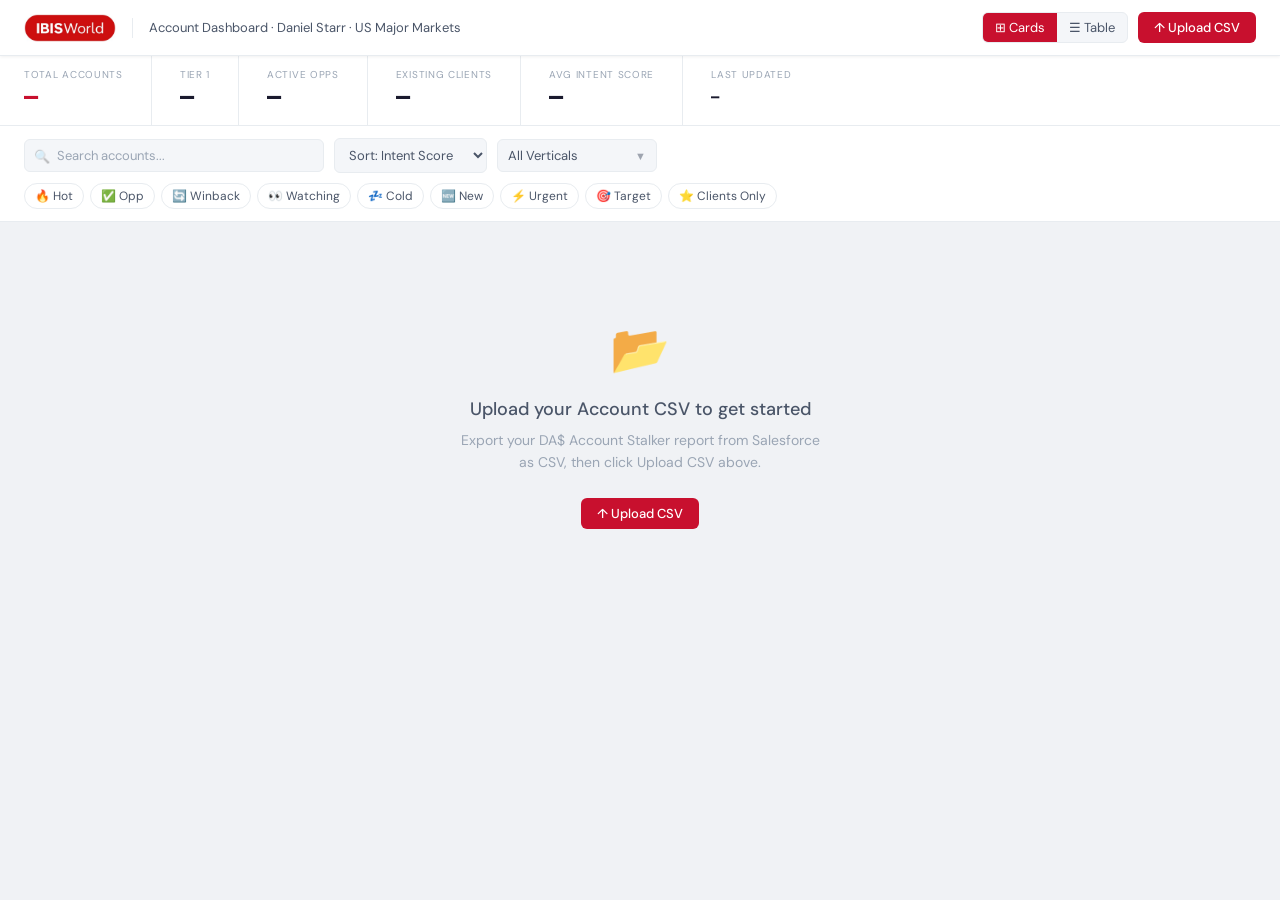
<file: ibisworld_dashboard_v16 (3).html>
<!DOCTYPE html>
<html lang="en">
<head>
<meta charset="UTF-8">
<meta name="viewport" content="width=device-width, initial-scale=1.0">
<title>DA$ Account Dashboard</title>
<link href="https://fonts.googleapis.com/css2?family=DM+Sans:wght@300;400;500;600&family=DM+Mono:wght@400;500&display=swap" rel="stylesheet">
<style>
  :root {
    --ibis-red: #C8102E;
    --ibis-red-light: #f9e8eb;
    --ibis-red-muted: rgba(200,16,46,0.1);
    --text-primary: #1a1a2e;
    --text-secondary: #4a5568;
    --text-muted: #9aa5b4;
    --border: #e8ecf0;
    --border-hover: #cbd2d9;
    --card-bg: #ffffff;
    --card-hover: #f8f9fb;
    --surface: #f4f6f9;
    --bg: #f0f2f5;
    --header-bg: #ffffff;
    --tag-decision: #dbeafe; --tag-decision-text: #1d4ed8;
    --tag-consideration: #d1fae5; --tag-consideration-text: #065f46;
    --tag-awareness: #fef3c7; --tag-awareness-text: #92400e;
    --tag-other: #ede9fe; --tag-other-text: #5b21b6;
  }
  * { margin:0; padding:0; box-sizing:border-box; }
  body { font-family:'DM Sans',sans-serif; background:var(--bg); color:var(--text-primary); min-height:100vh; font-size:14px; }

  /* HEADER */
  .header { background:var(--header-bg); border-bottom:1px solid var(--border); padding:0 24px; display:flex; align-items:center; justify-content:space-between; height:56px; position:sticky; top:0; z-index:100; box-shadow:0 1px 3px rgba(0,0,0,0.06); }
  .header-left { display:flex; align-items:center; gap:16px; }
  .ibis-logo { height:28px; width:auto; }
  .divider { width:1px; height:20px; background:var(--border); }
  .header-title { color:var(--text-secondary); font-size:13px; font-weight:400; }
  .header-right { display:flex; align-items:center; gap:10px; }
  .upload-btn { background:var(--ibis-red); color:white; border:none; padding:7px 16px; border-radius:6px; font-size:13px; font-weight:500; cursor:pointer; font-family:'DM Sans',sans-serif; transition:opacity 0.15s; display:flex; align-items:center; gap:6px; }
  .upload-btn:hover { opacity:0.88; }
  .view-toggle { display:flex; background:var(--surface); border:1px solid var(--border); border-radius:6px; overflow:hidden; }
  .view-btn { padding:6px 12px; border:none; background:transparent; color:var(--text-secondary); cursor:pointer; font-size:13px; font-family:'DM Sans',sans-serif; transition:all 0.15s; }
  .view-btn.active { background:var(--ibis-red); color:white; }

  /* STATS BAR */
  .stats-bar { display:flex; gap:0; border-bottom:1px solid var(--border); background:var(--header-bg); padding:0 24px; overflow-x:auto; }
  .stat-item { padding:12px 28px 12px 0; margin-right:28px; border-right:1px solid var(--border); white-space:nowrap; }
  .stat-item:last-child { border-right:none; }
  .stat-label { font-size:10px; color:var(--text-muted); text-transform:uppercase; letter-spacing:0.7px; margin-bottom:3px; }
  .stat-value { font-size:22px; font-weight:600; color:var(--text-primary); font-family:'DM Mono',monospace; }
  .stat-value.red { color:var(--ibis-red); }

  /* CONTROLS */
  .controls { padding:12px 24px; display:flex; gap:10px; align-items:center; flex-wrap:wrap; border-bottom:1px solid var(--border); background:var(--header-bg); }
  .search-wrap { position:relative; flex:1; min-width:200px; max-width:300px; }
  .search-wrap input { width:100%; background:var(--surface); border:1px solid var(--border); color:var(--text-primary); padding:7px 12px 7px 32px; border-radius:6px; font-size:13px; font-family:'DM Sans',sans-serif; outline:none; transition:border-color 0.15s; }
  .search-wrap input:focus { border-color:var(--ibis-red); }
  .search-wrap input::placeholder { color:var(--text-muted); }
  .search-icon { position:absolute; left:10px; top:50%; transform:translateY(-50%); font-size:13px; opacity:0.4; }
  select { background:var(--surface); border:1px solid var(--border); color:var(--text-secondary); padding:7px 10px; border-radius:6px; font-size:13px; font-family:'DM Sans',sans-serif; outline:none; cursor:pointer; }
  select:focus { border-color:var(--ibis-red); }
  .filter-chips { display:flex; gap:6px; flex-wrap:wrap; }
  .chip { padding:4px 10px; border-radius:20px; font-size:12px; border:1px solid var(--border); cursor:pointer; transition:all 0.15s; background:transparent; color:var(--text-secondary); font-family:'DM Sans',sans-serif; }
  .chip:hover { border-color:var(--border-hover); color:var(--text-primary); background:var(--surface); }
  .chip.active { background:var(--ibis-red-light); border-color:var(--ibis-red); color:var(--ibis-red); font-weight:500; }

  /* CHANGE BANNER */
  .change-banner { margin:12px 24px; background:#d1fae5; border:1px solid #6ee7b7; border-radius:8px; padding:10px 16px; display:none; align-items:center; gap:10px; font-size:13px; color:#065f46; }

  /* CONTENT */
  .content { padding:16px 24px; }
  .cards-grid { display:grid; grid-template-columns:repeat(auto-fill,minmax(280px,1fr)); gap:12px; }

  /* CARDS */
  .account-card { background:var(--card-bg); border:1px solid var(--border); border-radius:10px; padding:14px; cursor:pointer; transition:all 0.18s; position:relative; }
  .account-card:hover { background:var(--card-hover); border-color:var(--border-hover); box-shadow:0 2px 8px rgba(0,0,0,0.07); transform:translateY(-1px); }
  .account-card.new-account { border-color:#6ee7b7; background:#f0fdf9; }
  .card-top { display:flex; align-items:flex-start; justify-content:space-between; margin-bottom:10px; gap:8px; }
  .card-identity { display:flex; align-items:center; gap:10px; }
  .company-logo { width:36px; height:36px; border-radius:7px; background:var(--surface); border:1px solid var(--border); overflow:hidden; flex-shrink:0; display:flex; align-items:center; justify-content:center; font-size:12px; font-weight:600; color:var(--text-secondary); }
  .company-logo img { width:100%; height:100%; object-fit:contain; padding:4px; }
  .company-name { font-size:14px; font-weight:500; color:var(--text-primary); line-height:1.3; }
  .company-vertical { margin-top:5px; }
  .vert-bubble { display:inline-block; font-size:11px; font-weight:500; padding:2px 8px; border-radius:20px; color:#374151; white-space:nowrap; }
  .card-flags { display:flex; gap:3px; flex-wrap:wrap; justify-content:flex-end; }
  .flag { font-size:15px; cursor:pointer; transition:transform 0.1s; }
  .flag:hover { transform:scale(1.2); }

  /* CARD STATS */
  .card-stats { display:grid; grid-template-columns:repeat(4,1fr); gap:6px; border-top:1px solid var(--border); padding-top:10px; }
  .stat-cell .label { font-size:10px; color:var(--text-muted); text-transform:uppercase; letter-spacing:0.4px; margin-bottom:2px; }
  .stat-cell .val { font-size:13px; font-weight:500; font-family:'DM Mono',monospace; color:var(--text-primary); }
  .val.hot { color:#dc2626; }
  .val.warm { color:#d97706; }
  .val.cool { color:#059669; }
  .val.cold { color:var(--text-muted); }
  .card-footer { margin-top:10px; display:flex; align-items:center; justify-content:space-between; flex-wrap:wrap; gap:4px; }

  /* REVENUE ROW ON CARD */
  .card-revenue { margin-top:8px; padding-top:8px; border-top:1px solid var(--border); display:flex; align-items:center; justify-content:space-between; gap:6px; }
  .revenue-val { font-size:12px; font-weight:500; font-family:'DM Mono',monospace; color:var(--text-primary); }
  .revenue-meta { display:flex; align-items:center; gap:5px; }
  .rev-badge { font-size:10px; font-weight:600; padding:2px 6px; border-radius:4px; white-space:nowrap; }
  .rev-badge.verified { background:#d1fae5; color:#065f46; }
  .rev-badge.stale { background:#fef3c7; color:#92400e; }
  .enrich-btn { font-size:10px; padding:2px 7px; border-radius:4px; border:1px solid var(--border); background:var(--surface); cursor:pointer; color:var(--text-secondary); font-family:'DM Sans',sans-serif; transition:all 0.15s; white-space:nowrap; }
  .enrich-btn:hover { border-color:var(--ibis-red); color:var(--ibis-red); background:var(--ibis-red-light); }
  .enrich-btn:disabled { opacity:0.5; cursor:not-allowed; }

  /* STAGE / BADGES */
  .stage-tag { font-size:11px; font-weight:500; padding:3px 8px; border-radius:4px; }
  .stage-Decision { background:var(--tag-decision); color:var(--tag-decision-text); }
  .stage-Consideration { background:var(--tag-consideration); color:var(--tag-consideration-text); }
  .stage-Awareness { background:var(--tag-awareness); color:var(--tag-awareness-text); }
  .stage-Other, .stage-unknown { background:var(--tag-other); color:var(--tag-other-text); }
  .client-badge { font-size:10px; font-weight:600; padding:2px 7px; border-radius:4px; background:var(--ibis-red-light); color:var(--ibis-red); letter-spacing:0.3px; }

  /* TABLE */
  .table-wrap { overflow-x:auto; border-radius:10px; border:1px solid var(--border); background:white; }
  table { width:100%; border-collapse:collapse; }
  thead tr { background:var(--surface); border-bottom:1px solid var(--border); }
  thead th { padding:10px 14px; text-align:left; font-size:11px; font-weight:500; color:var(--text-muted); text-transform:uppercase; letter-spacing:0.6px; white-space:nowrap; cursor:pointer; user-select:none; }
  thead th:hover { color:var(--text-secondary); }
  tbody tr { border-bottom:1px solid var(--border); transition:background 0.12s; cursor:pointer; }
  tbody tr:last-child { border-bottom:none; }
  tbody tr:hover { background:var(--card-hover); }
  tbody tr.new-account { background:#f0fdf9; }
  td { padding:10px 14px; font-size:13px; color:var(--text-primary); }
  .td-company { display:flex; align-items:center; gap:10px; }
  .td-logo { width:28px; height:28px; border-radius:5px; background:var(--surface); border:1px solid var(--border); overflow:hidden; flex-shrink:0; display:flex; align-items:center; justify-content:center; font-size:10px; font-weight:600; color:var(--text-muted); }
  .td-logo img { width:100%; height:100%; object-fit:contain; padding:3px; }
  .td-name { font-weight:500; color:var(--text-primary); }

  /* TIER DIAMOND */
  .tier-badge { display:inline-flex; align-items:center; justify-content:center; width:20px; height:20px; font-size:10px; font-weight:600; font-family:'DM Mono',monospace; transform:rotate(45deg); border-radius:3px; flex-shrink:0; }
  .tier-badge span { transform:rotate(-45deg); display:inline-flex; align-items:center; justify-content:center; line-height:1; }
  .tier-1 { background:linear-gradient(135deg,#1e3a5f,#2d5a9e); color:#fff; }
  .tier-2 { background:linear-gradient(135deg,#1a6b4a,#2d9e6b); color:#fff; }
  .tier-3 { background:linear-gradient(135deg,#7c3d0f,#c4651a); color:#fff; }
  .tier-4 { background:linear-gradient(135deg,#5c5c5c,#9a9a9a); color:#fff; }
  .tier-other { background:var(--surface); color:var(--text-muted); }

  .days-val { font-family:'DM Mono',monospace; }
  .flags-cell { display:flex; gap:3px; }

  /* EMPTY STATE */
  .empty-state { text-align:center; padding:80px 24px; color:var(--text-muted); }
  .empty-icon { font-size:48px; margin-bottom:16px; }
  .empty-title { font-size:18px; font-weight:500; color:var(--text-secondary); margin-bottom:8px; }
  .empty-desc { font-size:14px; line-height:1.6; max-width:360px; margin:0 auto 24px; color:var(--text-muted); }

  /* MODAL */
  .modal-overlay { position:fixed; inset:0; background:rgba(0,0,0,0.4); z-index:200; display:none; align-items:center; justify-content:center; }
  .modal-overlay.open { display:flex; }
  .modal { background:white; border:1px solid var(--border); border-radius:12px; padding:20px; width:340px; max-width:90vw; box-shadow:0 8px 32px rgba(0,0,0,0.15); }
  .modal-title { font-size:15px; font-weight:500; margin-bottom:4px; color:var(--text-primary); }
  .modal-sub { font-size:12px; color:var(--text-muted); margin-bottom:16px; }
  .flag-options { display:grid; grid-template-columns:1fr 1fr; gap:8px; margin-bottom:16px; }
  .flag-option { display:flex; align-items:center; gap:8px; padding:8px 10px; border:1px solid var(--border); border-radius:7px; cursor:pointer; transition:all 0.15s; font-size:13px; color:var(--text-secondary); background:var(--surface); }
  .flag-option:hover { border-color:var(--border-hover); background:var(--card-hover); }
  .flag-option.selected { border-color:var(--ibis-red); background:var(--ibis-red-light); color:var(--ibis-red); font-weight:500; }
  .flag-option .fe { font-size:18px; }
  .notes-area { width:100%; background:var(--surface); border:1px solid var(--border); color:var(--text-primary); padding:8px 10px; border-radius:6px; font-size:13px; font-family:'DM Sans',sans-serif; resize:vertical; min-height:60px; outline:none; margin-bottom:14px; }
  .notes-area:focus { border-color:var(--ibis-red); }
  .modal-actions { display:flex; gap:8px; justify-content:flex-end; }
  .btn-cancel { padding:7px 14px; border-radius:6px; border:1px solid var(--border); background:none; color:var(--text-secondary); cursor:pointer; font-family:'DM Sans',sans-serif; font-size:13px; }
  .btn-cancel:hover { background:var(--surface); }
  .btn-save { padding:7px 14px; border-radius:6px; border:none; background:var(--ibis-red); color:white; cursor:pointer; font-family:'DM Sans',sans-serif; font-size:13px; font-weight:500; }

  /* REVENUE MODAL SECTION */
  .modal-section { margin-top:12px; padding-top:12px; border-top:1px solid var(--border); }
  .modal-section-title { font-size:11px; font-weight:600; color:var(--text-muted); text-transform:uppercase; letter-spacing:0.6px; margin-bottom:8px; }
  .modal-revenue-row { display:flex; align-items:center; gap:8px; flex-wrap:wrap; }
  .modal-revenue-val { font-size:14px; font-weight:600; font-family:'DM Mono',monospace; color:var(--text-primary); }
  .enrich-modal-btn { flex:1; min-width:120px; padding:7px 12px; border-radius:6px; border:1px solid var(--border); background:var(--surface); cursor:pointer; font-family:'DM Sans',sans-serif; font-size:12px; color:var(--text-secondary); transition:all 0.15s; text-align:center; }
  .enrich-modal-btn:hover { border-color:var(--ibis-red); color:var(--ibis-red); background:var(--ibis-red-light); }
  .enrich-modal-btn:disabled { opacity:0.5; cursor:not-allowed; }
  .enrich-result { margin-top:8px; font-size:12px; color:var(--text-secondary); line-height:1.5; background:var(--surface); padding:8px 10px; border-radius:6px; border:1px solid var(--border); }

  /* CUSTOM VERTICAL DROPDOWN */
  .vert-dropdown { position:relative; }
  .vert-dropdown-btn {
    display:flex; align-items:center; gap:8px;
    background:var(--surface); border:1px solid var(--border);
    color:var(--text-secondary); padding:7px 10px;
    border-radius:6px; font-size:13px; font-family:'DM Sans',sans-serif;
    cursor:pointer; white-space:nowrap; min-width:160px;
    justify-content:space-between;
  }
  .vert-dropdown-btn:focus, .vert-dropdown-btn.open { border-color:var(--ibis-red); outline:none; }
  .vert-dropdown-menu {
    position:absolute; top:calc(100% + 4px); left:0; z-index:150;
    background:white; border:1px solid var(--border); border-radius:8px;
    box-shadow:0 4px 16px rgba(0,0,0,0.12);
    min-width:220px; max-height:320px; overflow-y:auto;
    padding:4px;
  }
  .vert-option {
    display:flex; align-items:center; gap:8px;
    padding:6px 8px; border-radius:5px; cursor:pointer;
    font-size:13px; color:var(--text-primary);
    transition:background 0.1s;
  }
  .vert-option:hover { background:var(--surface); }
  .vert-option.selected { background:var(--ibis-red-light); }
  .vert-option .vert-dot {
    width:10px; height:10px; border-radius:50%; flex-shrink:0;
  }

  #file-input { display:none; }
  .hidden { display:none !important; }
  .count-label { font-size:12px; color:var(--text-muted); margin-bottom:12px; }
</style>
</head>
<body>

<div class="header">
  <div class="header-left">
    <img class="ibis-logo" src="[data-uri]" alt="IBISWorld">
    <div class="divider"></div>
    <span class="header-title">Account Dashboard · Daniel Starr · US Major Markets</span>
  </div>
  <div class="header-right">
    <div class="view-toggle">
      <button class="view-btn active" onclick="setView('cards')" id="btn-cards">⊞ Cards</button>
      <button class="view-btn" onclick="setView('table')" id="btn-table">☰ Table</button>
    </div>
    <button class="upload-btn" onclick="document.getElementById('file-input').click()">↑ Upload CSV</button>
    <input type="file" id="file-input" accept=".csv" onchange="handleCSV(event)">
  </div>
</div>

<div class="stats-bar">
  <div class="stat-item"><div class="stat-label">Total Accounts</div><div class="stat-value red" id="stat-total">—</div></div>
  <div class="stat-item"><div class="stat-label">Tier 1</div><div class="stat-value" id="stat-tier1">—</div></div>
  <div class="stat-item"><div class="stat-label">Active Opps</div><div class="stat-value" id="stat-opps">—</div></div>
  <div class="stat-item"><div class="stat-label">Existing Clients</div><div class="stat-value" id="stat-clients">—</div></div>
  <div class="stat-item"><div class="stat-label">Avg Intent Score</div><div class="stat-value" id="stat-intent">—</div></div>
  <div class="stat-item"><div class="stat-label">Last Updated</div><div class="stat-value" id="stat-updated" style="font-size:13px;padding-top:5px;">—</div></div>
</div>

<div class="controls">
  <div class="search-wrap">
    <span class="search-icon">🔍</span>
    <input type="text" placeholder="Search accounts..." id="search-input" oninput="renderAll()">
  </div>
  <select id="sort-select" onchange="renderAll()">
    <option value="intent">Sort: Intent Score</option>
    <option value="vertical">Sort: Vertical A–Z</option>
    <option value="days">Sort: Days Inactive</option>
    <option value="tier">Sort: Tier</option>
    <option value="name">Sort: Name A–Z</option>
    <option value="opps">Sort: Open Opps</option>
    <option value="revenue">Sort: Revenue</option>
  </select>
  <div class="vert-dropdown" id="vert-dropdown">
    <button class="vert-dropdown-btn" id="vert-dropdown-btn" onclick="toggleVertDropdown(event)">
      <span id="vert-selected-label">All Verticals</span>
      <span style="opacity:0.5;font-size:11px;">▼</span>
    </button>
    <div class="vert-dropdown-menu hidden" id="vert-dropdown-menu"></div>
  </div>
  <div class="filter-chips">
    <button class="chip" onclick="toggleChip(this,'🔥')" data-flag="🔥">🔥 Hot</button>
    <button class="chip" onclick="toggleChip(this,'✅')" data-flag="✅">✅ Opp</button>
    <button class="chip" onclick="toggleChip(this,'🔄')" data-flag="🔄">🔄 Winback</button>
    <button class="chip" onclick="toggleChip(this,'👀')" data-flag="👀">👀 Watching</button>
    <button class="chip" onclick="toggleChip(this,'💤')" data-flag="💤">💤 Cold</button>
    <button class="chip" onclick="toggleChip(this,'🆕')" data-flag="🆕">🆕 New</button>
    <button class="chip" onclick="toggleChip(this,'⚡')" data-flag="⚡">⚡ Urgent</button>
    <button class="chip" onclick="toggleChip(this,'🎯')" data-flag="🎯">🎯 Target</button>
    <button class="chip" onclick="toggleChip(this,'CLIENT')" data-flag="CLIENT">⭐ Clients Only</button>
  </div>
</div>

<div class="change-banner" id="change-banner">
  <span>📊</span>
  <span id="change-text" style="flex:1;"></span>
  <button onclick="document.getElementById('change-banner').style.display='none'" style="background:none;border:none;cursor:pointer;font-size:16px;color:#065f46;padding:0 4px;line-height:1;opacity:0.6;">✕</button>
</div>

<div class="content">
  <div id="empty-state" class="empty-state">
    <div class="empty-icon">📂</div>
    <div class="empty-title">Upload your Account CSV to get started</div>
    <div class="empty-desc">Export your DA$ Account Stalker report from Salesforce as CSV, then click Upload CSV above.</div>
    <button class="upload-btn" style="margin:0 auto;" onclick="document.getElementById('file-input').click()">↑ Upload CSV</button>
  </div>
  <div id="count-label" class="count-label hidden"></div>
  <div id="cards-view" class="cards-grid hidden"></div>
  <div id="table-view" class="hidden">
    <div class="table-wrap">
      <table>
        <thead>
          <tr>
            <th>Company</th>
            <th onclick="setSortCol('vertical')">Vertical ↕</th>
            <th onclick="setSortCol('tier')">Tier ↕</th>
            <th onclick="setSortCol('revenue')">Revenue ↕</th>
            <th onclick="setSortCol('intent')">Intent ↕</th>
            <th onclick="setSortCol('days')">Days Inactive ↕</th>
            <th onclick="setSortCol('opps')">Opps ↕</th>
            <th>Stage</th>
            <th>Status</th>
            <th>Flags</th>
          </tr>
        </thead>
        <tbody id="table-body"></tbody>
      </table>
    </div>
  </div>
</div>

<!-- MODAL -->
<div class="modal-overlay" id="modal-overlay" onclick="closeModal(event)">
  <div class="modal" onclick="event.stopPropagation()">
    <div class="modal-title" id="modal-company-name">Edit Account</div>
    <div class="modal-sub">Set flags, add notes, and enrich revenue</div>
    <div class="flag-options" id="flag-options">
      <div class="flag-option" onclick="toggleFlag('🔥')" id="fo-🔥"><span class="fe">🔥</span> Hot Priority</div>
      <div class="flag-option" onclick="toggleFlag('✅')" id="fo-✅"><span class="fe">✅</span> Active Opp</div>
      <div class="flag-option" onclick="toggleFlag('🔄')" id="fo-🔄"><span class="fe">🔄</span> Winback</div>
      <div class="flag-option" onclick="toggleFlag('👀')" id="fo-👀"><span class="fe">👀</span> Watching</div>
      <div class="flag-option" onclick="toggleFlag('💤')" id="fo-💤"><span class="fe">💤</span> Gone Cold</div>
      <div class="flag-option" onclick="toggleFlag('🆕')" id="fo-🆕"><span class="fe">🆕</span> New Account</div>
      <div class="flag-option" onclick="toggleFlag('⚡')" id="fo-⚡"><span class="fe">⚡</span> Urgent</div>
      <div class="flag-option" onclick="toggleFlag('🎯')" id="fo-🎯"><span class="fe">🎯</span> Target</div>
    </div>
    <textarea class="notes-area" id="notes-area" placeholder="Add notes about this account..."></textarea>

    <!-- REVENUE ENRICHMENT SECTION -->
    <div class="modal-section" id="modal-rev-section">
      <div class="modal-section-title" id="modal-rev-title">💰 Revenue</div>
      <div class="modal-revenue-row">
        <div id="modal-rev-display" class="modal-revenue-val">—</div>
        <div id="modal-rev-badge"></div>
        <button class="enrich-modal-btn" id="enrich-modal-btn" onclick="enrichRevenue()">🤖 Enrich with AI</button>
      </div>
      <div id="enrich-result" class="enrich-result hidden"></div>
    </div>

    <div class="modal-actions" style="margin-top:16px;">
      <button class="btn-cancel" onclick="closeModalBtn()">Cancel</button>
      <button class="btn-save" onclick="saveModal()">Save</button>
    </div>
  </div>
</div>

<script>
let accounts = [], localData = {}, currentView = 'cards', activeFlags = new Set(), modalAccount = null, modalFlags = new Set();
const FLAGS = ['🔥','✅','🔄','👀','💤','🆕','⚡','🎯'];

const VERT_COLORS = {
  'Academic':'#dbeafe','Accounting':'#e0e7ff','Advertising, Media or Entertainment':'#fce7f3',
  'Business Support Services':'#f3f4f6','Commercial Banking':'#d1fae5',
  'Construction, Engineering & Real Estate':'#fef3c7','Consulting':'#ede9fe',
  'Energy & Waste':'#fef9c3','Finance':'#dcfce7','Insurance':'#ccfbf1',
  'Government':'#dbeafe','Health & Community Services':'#fee2e2','Legal':'#f1f5f9',
  'Manufacturing':'#ffedd5','Biomedical & Pharma':'#fce7f3','Food & Beverage':'#fef9c3',
  'Retail':'#ffe4e6','Transportation, Logistics or Storage':'#e0f2fe','Wholesale':'#f0fdf4',
};

function getTrueVertical(acc) {
  const v = getField(acc,'Vertical').trim(), sv = getField(acc,'Sub-Vertical').trim();
  if (v==='Finance' && sv==='Insurance') return 'Insurance';
  if (v==='Manufacturing' && sv==='Healthcare') return 'Biomedical & Pharma';
  if (v==='Manufacturing' && (sv==='Food and Beverages'||sv==='Food & Beverage')) return 'Food & Beverage';
  return v;
}

function vertBubble(acc) {
  const tv = getTrueVertical(acc);
  return `<span class="vert-bubble" style="background:${VERT_COLORS[tv]||'#f3f4f6'};">${tv}</span>`;
}

function getField(acc,...keys) { for (const k of keys) { if (acc[k]!==undefined&&acc[k]!=='') return acc[k]; } return ''; }

// ── REVENUE ENGINE ───────────────────────────────────────────────
// Source priority:
//   1. SEED TABLE — known-correct values (instant, no API call)
//   2. Claude AI with web search — primary enrichment for everything else
//   3. SF CSV — last-resort display while enrichment is pending

function getRevData(name) { return localData[name]?.rev || null; }

function fmtMoney(n) {
  if (!n || isNaN(n)) return null;
  if (n >= 1e12) return `USD ${(n/1e12).toFixed(1)}T`;
  if (n >= 1e9)  return `USD ${(n/1e9).toFixed(1)}B`;
  if (n >= 1e6)  return `USD ${(n/1e6).toFixed(0)}M`;
  if (n >= 1e3)  return `USD ${(n/1e3).toFixed(0)}K`;
  return `USD ${n.toLocaleString()}`;
}

const NO_REV_VERTICALS = new Set(['Academic','Government']);
function isNoRevAccount(acc) { return NO_REV_VERTICALS.has(getTrueVertical(acc)); }

// SF revenue is stale if < $50M
function isSFRevStale(raw) { return raw > 0 && raw < 50_000_000; }

// ── SEED TABLE — curated correct revenues (web-verified) ─────────
// Format: 'Company Name Exactly As In CSV': [revenue_usd, 'Source · Year']
const REVENUE_SEEDS = {
  // ── Exact names from Salesforce CSV ──────────────────────────────
  'Lyft':                          [5800000000,  'Lyft 2024 Full Year Results'],
  'Burger King':                   [2300000000,  'Restaurant Brands International 2024'],
  "BJ's Wholesale Club":           [20200000000, "BJ's Wholesale Club FY2024 Annual Report"],
  'Lloyds Bank':                   [19800000000, 'Lloyds Banking Group 2024 Annual Report'],
  'Rolls Royce':                   [23700000000, 'Rolls-Royce Holdings 2024 Full Year Results'],
  'Booz Allen Hamilton':           [11300000000, 'Booz Allen Hamilton FY2024 Annual Report'],
  'Embraer S.A.':                  [6100000000,  'Embraer 2024 Annual Report'],
  'The Vanguard Group, Inc.':      [7200000000,  'Vanguard 2024 Revenue Estimate'],
  'Turner Construction Company':   [16000000000, 'Turner Construction 2024 Revenue Estimate'],
  'Mediterranean Shipping Company':[91000000000, 'MSC Estimated Revenue 2022 (private co.)'],
  'Labcorp':                       [13009000000, 'Labcorp 2024 Full Year Results'],
  'MGM Resorts International':     [17200000000, 'MGM Resorts 2024 Annual Report'],
  'StoneX':                        [1700000000,  'StoneX FY2024 Net Operating Revenue'],
  'Cleveland Clinic':              [14000000000, 'Cleveland Clinic 2023 Annual Report'],
  'Authentic Brands Group':        [750000000,   'Authentic Brands 2024 Revenue Estimate'],
  'DRS Technologies, Inc.':        [3200000000,  'Leonardo DRS 2024 Full Year Results'],
  'Conocophillips':                [54700000000, 'ConocoPhillips 2024 Annual Report'],
  'Danone':                        [17700000000, 'Danone 2024 Annual Report (EUR→USD)'],
  'Blackrock':                     [20400000000, 'BlackRock 2024 Annual Report'],
  'Berkshire Hathaway':            [364500000000,'Berkshire Hathaway 2024 Annual Report'],
  'Panasonic':                     [65000000000, 'Panasonic FY2024 Annual Report (JPY→USD)'],
  'WPP':                           [19000000000, 'WPP 2024 Annual Report'],
  'Aflac':                         [22900000000, 'Aflac 2024 Annual Report'],
};

// Apply seeds on first load (overwrites bad cached data)
function applySeedsToLocalData() {
  let changed = false;
  Object.entries(REVENUE_SEEDS).forEach(([name, [rev, src]]) => {
    // Only apply if no Claude-enriched value already saved for this name
    if (localData[name]?.rev?.source === 'claude') return;
    const label = fmtMoney(rev);
    if (localData[name]?.rev?.label === label) return; // already correct
    if (!localData[name]) localData[name] = {};
    localData[name].rev = { label, raw: rev, source: 'seed', srcNote: src };
    changed = true;
  });
  if (changed) localStorage.setItem('ibis_local', JSON.stringify(localData));
}

function getRevDisplay(acc) {
  if (isNoRevAccount(acc)) return { label: '—', source: 'none', raw: 0, noRev: true };
  const name = getField(acc,'Account Name','AccountName');
  const saved = getRevData(name);
  if (saved) return { label: saved.label, source: saved.source, raw: saved.raw };
  const sfRev = getField(acc,'Annual Revenue');
  const sfCur = getField(acc,'Annual Revenue Currency') || 'USD';
  const sfRaw = parseFloat(sfRev);
  if (sfRev && sfRaw > 0) {
    const stale = isSFRevStale(sfRaw);
    return { label: fmtMoney(sfRaw) || `${sfCur} ${sfRaw.toLocaleString()}`, source: stale ? 'stale' : 'sf', raw: sfRaw, stale };
  }
  return null;
}

function sourceBadge(source) {
  if (source === 'claude')   return '<span class="rev-badge verified">✅</span>';
  if (source === 'seed')     return '<span class="rev-badge verified">✅</span>';
  if (source === 'wikidata') return '<span class="rev-badge verified">🌐</span>';
  if (source === 'stale')    return '<span class="rev-badge stale">⚠️</span>';
  return '';
}

// ── CLAUDE AI — primary enrichment, auto-queued for stale/missing ─
const claudeQueue = [];
let claudeRunning = false;

function queueClaudeEnrich(accName, priority = false) {
  const saved = localData[accName]?.rev?.source;
  if (saved === 'claude' || saved === 'seed') return; // already good
  if (claudeQueue.includes(accName)) return;
  if (priority) claudeQueue.unshift(accName);
  else claudeQueue.push(accName);
  if (!claudeRunning) runClaudeQueue();
}

async function runClaudeQueue() {
  claudeRunning = true;
  const total = claudeQueue.length;
  let done = 0;
  showEnrichProgress(done, total + done);

  while (claudeQueue.length) {
    const name = claudeQueue.shift();
    const saved = localData[name]?.rev?.source;
    if (saved === 'claude' || saved === 'seed') { done++; continue; }
    await fetchRevenueFromClaude(name);
    done++;
    showEnrichProgress(done, total);
    // Re-render every 5 completions so updates appear in batches
    if (done % 5 === 0) renderAllQuiet();
    await new Promise(r => setTimeout(r, 900));
  }
  claudeRunning = false;
  hideEnrichProgress();
  renderAllQuiet();
}

function showEnrichProgress(done, total) {
  let bar = document.getElementById('enrich-progress');
  if (!bar) {
    bar = document.createElement('div');
    bar.id = 'enrich-progress';
    bar.style.cssText = 'position:fixed;bottom:16px;right:16px;background:#1a1a2e;color:white;font-size:12px;padding:8px 14px;border-radius:8px;z-index:999;font-family:DM Sans,sans-serif;display:flex;align-items:center;gap:8px;box-shadow:0 2px 12px rgba(0,0,0,0.3);';
    document.body.appendChild(bar);
  }
  const remaining = total - done;
  bar.innerHTML = `<span style="animation:spin 1s linear infinite;display:inline-block;">🔄</span> Enriching revenue… <strong>${remaining}</strong> remaining`;
  if (!document.getElementById('spin-style')) {
    const s = document.createElement('style');
    s.id = 'spin-style';
    s.textContent = '@keyframes spin{from{transform:rotate(0deg)}to{transform:rotate(360deg)}}';
    document.head.appendChild(s);
  }
}

function hideEnrichProgress() {
  const bar = document.getElementById('enrich-progress');
  if (bar) {
    bar.innerHTML = '✅ Revenue enrichment complete';
    bar.style.background = '#065f46';
    setTimeout(() => bar.remove(), 3000);
  }
}

async function fetchRevenueFromClaude(companyName) {
  try {
    const resp = await fetch('https://api.anthropic.com/v1/messages', {
      method: 'POST',
      headers: { 'Content-Type': 'application/json' },
      body: JSON.stringify({
        model: 'claude-sonnet-4-20250514',
        max_tokens: 300,
        tools: [{ type: 'web_search_20250305', name: 'web_search' }],
        system: `You are a financial data assistant. Find the most recent annual revenue in USD.
Search credible sources: annual reports, SEC filings, Bloomberg, Forbes, Wikipedia, news.
For private companies, use best publicly reported estimates. Convert non-USD to USD.
Return ONLY valid JSON (no markdown, no explanation):
{"value_usd": <number in USD>, "label": "<e.g. USD 13.0B>", "source": "<source name>", "year": "<e.g. 2024>"}
If unavailable after searching: {"value_usd": null}`,
        messages: [{ role: 'user', content: `Annual revenue of "${companyName}"? JSON only.` }]
      })
    });
    const data = await resp.json();
    let parsed = null;
    for (const b of (data.content||[]).filter(b => b.type === 'text')) {
      try { parsed = JSON.parse(b.text.replace(/```json|```/g,'').trim()); break; } catch(e) {}
    }
    if (parsed?.value_usd) {
      const label = fmtMoney(parsed.value_usd) || parsed.label;
      if (!localData[companyName]) localData[companyName] = {};
      localData[companyName].rev = { label, raw: parsed.value_usd, source: 'claude', year: parsed.year, srcNote: parsed.source };
      localStorage.setItem('ibis_local', JSON.stringify(localData));
      return { label, raw: parsed.value_usd, srcNote: parsed.source, year: parsed.year };
    }
  } catch(e) { /* silent fail */ }
  return null;
}

function renderAllQuiet() {
  const list = getFiltered();
  document.getElementById('count-label').textContent = `Showing ${list.length} of ${accounts.length} accounts`;
  if (currentView==='cards') renderCards(list); else renderTable(list);
}

// ── MANUAL ENRICH (modal button) ────────────────────────────────
async function enrichRevenue() {
  if (!modalAccount) return;
  const btn = document.getElementById('enrich-modal-btn');
  const resultEl = document.getElementById('enrich-result');
  btn.disabled = true; btn.textContent = '⏳ Searching…';
  resultEl.classList.remove('hidden');
  resultEl.textContent = 'Searching the web for revenue…';

  const result = await fetchRevenueFromClaude(modalAccount);
  if (result) {
    document.getElementById('modal-rev-display').textContent = localData[modalAccount].rev.label;
    document.getElementById('modal-rev-badge').innerHTML = sourceBadge('claude');
    resultEl.textContent = `📌 ${result.srcNote || 'Web search'}${result.year ? ' · ' + result.year : ''}`;
    btn.textContent = '🔄 Re-check';
    renderAllQuiet();
  } else {
    resultEl.textContent = '⚠️ Could not find revenue. Company may be private with no public estimates.';
    btn.textContent = '🤖 Try Again';
  }
  btn.disabled = false;
}

// ── INIT & CSV ───────────────────────────────────────────────────
function init() {
  const saved = localStorage.getItem('ibis_accounts');
  const savedLocal = localStorage.getItem('ibis_local');
  if (saved) {
    accounts = JSON.parse(saved);
    let localRaw = savedLocal ? JSON.parse(savedLocal) : {};
    // Clear old Wikidata-sourced values (had currency bugs). Keep Claude-verified ones.
    Object.keys(localRaw).forEach(k => {
      if (localRaw[k]?.rev?.source === 'wikidata') delete localRaw[k].rev;
    });
    localData = localRaw;
    applySeedsToLocalData(); // apply known-correct seed values instantly
    updateStats(); populateVerticals(); renderAll();
    document.getElementById('empty-state').classList.add('hidden');
    document.getElementById('count-label').classList.remove('hidden');
    // Queue all accounts that still need enrichment
    queueAllAccounts();
  }
}

function handleCSV(e) {
  const file = e.target.files[0]; if (!file) return;
  const reader = new FileReader();
  reader.onload = ev => {
    const newAccounts = parseCSV(ev.target.result);
    if (accounts.length > 0) detectChanges(accounts, newAccounts);
    accounts = newAccounts;
    localStorage.setItem('ibis_accounts', JSON.stringify(accounts));
    localStorage.setItem('ibis_updated', new Date().toLocaleDateString());
    applySeedsToLocalData(); // apply known-correct seed values instantly
    updateStats(); populateVerticals(); renderAll();
    document.getElementById('empty-state').classList.add('hidden');
    document.getElementById('count-label').classList.remove('hidden');
    // Queue ALL accounts for Claude enrichment — not just visible ones
    queueAllAccounts();
  };
  reader.readAsText(file, 'latin1');
  e.target.value = '';
}

function parseCSV(text) {
  // Decode latin-1 mojibake → proper characters
  text = text.replace(/Ã©/g,'é').replace(/Ã¨/g,'è').replace(/Ã /g,'à').replace(/Ã®/g,'î')
             .replace(/Ã¢/g,'â').replace(/Ã«/g,'ë').replace(/Ã¼/g,'ü').replace(/Ã¶/g,'ö');
  const lines = text.split('\n').filter(l=>l.trim());
  if (lines.length < 2) return [];
  const headers = parseCSVLine(lines[0]).map(h=>h.trim().replace(/"/g,''));
  const rows = [];
  for (let i=1; i<lines.length; i++) {
    const vals = parseCSVLine(lines[i]); if (vals.length < 2) continue;
    const obj = {}; headers.forEach((h,idx)=>{ obj[h]=(vals[idx]||'').trim().replace(/^"|"$/g,''); });
    if (obj['Account Name']||obj['AccountName']) rows.push(obj);
  }
  return rows;
}

function parseCSVLine(line) {
  const result=[]; let cur='', inQ=false;
  for (let i=0; i<line.length; i++) {
    const c=line[i];
    if (c==='"') { if (inQ && line[i+1]==='"') { cur+='"'; i++; } else { inQ=!inQ; } }
    else if (c===','&&!inQ) { result.push(cur); cur=''; }
    else { cur+=c; }
  }
  result.push(cur); return result;
}

function detectChanges(old, newArr) {
  const oldNames = new Set(old.map(a=>getField(a,'Account Name','AccountName')));
  const newNames = new Set(newArr.map(a=>getField(a,'Account Name','AccountName')));
  const added = [...newNames].filter(n=>!oldNames.has(n));
  const removed = [...oldNames].filter(n=>!newNames.has(n));
  added.forEach(n=>{ if(!localData[n]) localData[n]={}; if(!localData[n].flags) localData[n].flags=[]; if(!localData[n].flags.includes('🆕')) localData[n].flags.push('🆕'); });
  if (added.length||removed.length) {
    const parts=[];
    if(added.length) parts.push(`🆕 ${added.length} new account${added.length>1?'s':''} added`);
    if(removed.length) parts.push(`❌ ${removed.length} account${removed.length>1?'s':''} removed`);
    document.getElementById('change-text').textContent = parts.join(' · ') + ' since last upload';
    document.getElementById('change-banner').style.display = 'flex';
    localStorage.setItem('ibis_local', JSON.stringify(localData));
  }
}

function updateStats() {
  document.getElementById('stat-total').textContent = accounts.length;
  document.getElementById('stat-tier1').textContent = accounts.filter(a=>getField(a,'Major Markets Tier')=='1').length;
  document.getElementById('stat-opps').textContent = accounts.filter(a=>parseFloat(getField(a,'# Core Opportunities')||0)>0).length;
  document.getElementById('stat-clients').textContent = accounts.filter(a=>parseFloat(getField(a,'# Core Clients')||0)>0).length;
  const scores = accounts.map(a=>parseFloat(getField(a,'6sense Account Intent Score NA')||0)).filter(v=>v>0);
  document.getElementById('stat-intent').textContent = scores.length ? Math.round(scores.reduce((a,b)=>a+b,0)/scores.length) : '—';
  document.getElementById('stat-updated').textContent = localStorage.getItem('ibis_updated')||'—';
}

let activeVertical = '';

function populateVerticals() {
  const verts = [...new Set(accounts.map(a=>getTrueVertical(a)).filter(Boolean))].sort();
  const menu = document.getElementById('vert-dropdown-menu');
  menu.innerHTML = '';

  // "All Verticals" option
  const allOpt = document.createElement('div');
  allOpt.className = 'vert-option' + (!activeVertical ? ' selected' : '');
  allOpt.innerHTML = `<span class="vert-dot" style="background:#e5e7eb;border:1px solid #d1d5db;"></span><span>All Verticals</span>`;
  allOpt.onclick = () => selectVertical('');
  menu.appendChild(allOpt);

  verts.forEach(v => {
    const color = VERT_COLORS[v] || '#f3f4f6';
    const opt = document.createElement('div');
    opt.className = 'vert-option' + (activeVertical === v ? ' selected' : '');
    opt.innerHTML = `<span class="vert-dot" style="background:${color};border:1px solid ${color}dd;"></span><span class="vert-bubble" style="background:${color};font-size:12px;">${v}</span>`;
    opt.onclick = () => selectVertical(v);
    menu.appendChild(opt);
  });
}

function selectVertical(v) {
  activeVertical = v;
  const btn = document.getElementById('vert-selected-label');
  const color = VERT_COLORS[v] || null;
  if (v && color) {
    btn.innerHTML = `<span class="vert-bubble" style="background:${color};font-size:12px;">${v}</span>`;
  } else {
    btn.textContent = 'All Verticals';
  }
  closeVertDropdown();
  populateVerticals(); // refresh selected state
  renderAll();
}

function toggleVertDropdown(e) {
  e.stopPropagation();
  const menu = document.getElementById('vert-dropdown-menu');
  const btn = document.getElementById('vert-dropdown-btn');
  const isOpen = !menu.classList.contains('hidden');
  if (isOpen) { menu.classList.add('hidden'); btn.classList.remove('open'); }
  else { menu.classList.remove('hidden'); btn.classList.add('open'); }
}

function closeVertDropdown() {
  document.getElementById('vert-dropdown-menu').classList.add('hidden');
  document.getElementById('vert-dropdown-btn').classList.remove('open');
}

// Close dropdown when clicking outside
document.addEventListener('click', () => closeVertDropdown());

function getFiltered() {
  const q = document.getElementById('search-input').value.toLowerCase();
  const vert = activeVertical;
  const sort = document.getElementById('sort-select').value;
  let list = accounts.filter(a=>{
    const name = getField(a,'Account Name','AccountName').toLowerCase();
    if (q && !name.includes(q) && !getField(a,'Vertical').toLowerCase().includes(q)) return false;
    if (vert && getTrueVertical(a)!==vert) return false;
    if (activeFlags.size>0) {
      const flags = localData[getField(a,'Account Name','AccountName')]?.flags||[];
      const isClient = parseFloat(getField(a,'# Core Clients')||0)>0;
      for (const f of activeFlags) { if(f==='CLIENT'){if(!isClient)return false;} else if(!flags.includes(f))return false; }
    }
    return true;
  });
  list.sort((a,b)=>{
    if (sort==='intent') return parseFloat(getField(b,'6sense Account Intent Score NA')||0)-parseFloat(getField(a,'6sense Account Intent Score NA')||0);
    if (sort==='days') return parseFloat(getField(b,'US Days Since Last Activity')||0)-parseFloat(getField(a,'US Days Since Last Activity')||0);
    if (sort==='tier') return parseFloat(getField(a,'Major Markets Tier')||9)-parseFloat(getField(b,'Major Markets Tier')||9);
    if (sort==='name') return getField(a,'Account Name','AccountName').localeCompare(getField(b,'Account Name','AccountName'));
    if (sort==='vertical') return getTrueVertical(a).localeCompare(getTrueVertical(b));
    if (sort==='opps') return parseFloat(getField(b,'# Core Opportunities')||0)-parseFloat(getField(a,'# Core Opportunities')||0);
    if (sort==='revenue') {
      const ra = getRevDisplay(a)?.raw||0, rb = getRevDisplay(b)?.raw||0;
      return rb-ra;
    }
    return 0;
  });
  return list;
}

function renderAll() {
  const list = getFiltered();
  document.getElementById('count-label').textContent = `Showing ${list.length} of ${accounts.length} accounts`;
  if (currentView==='cards') renderCards(list); else renderTable(list);
}

// Queue ALL accounts that need enrichment — runs after CSV upload and on init
function queueAllAccounts() {
  // Sort by tier (1 first), then by stale/missing priority so best accounts enrich first
  const sorted = [...accounts].sort((a,b) => {
    const ta = parseFloat(getField(a,'Major Markets Tier')||9);
    const tb = parseFloat(getField(b,'Major Markets Tier')||9);
    return ta - tb;
  });
  sorted.forEach(acc => {
    const name = getField(acc,'Account Name','AccountName');
    if (isNoRevAccount(acc)) return;
    const rev = getRevDisplay(acc);
    // Skip if already Claude-verified or seeded
    if (rev && (rev.source === 'claude' || rev.source === 'seed')) return;
    queueClaudeEnrich(name);
  });
}

function getDomain(w) {
  if (!w||w.trim()==='') return null;
  try { w=w.trim().replace(/\/.*$/,''); if(!w.startsWith('http')) w='https://'+w; return new URL(w).hostname.replace('www.',''); }
  catch { return null; }
}

function logoHTML(acc, size=36, radius=7) {
  const name = getField(acc,'Account Name','AccountName');
  const domain = getDomain(getField(acc,'Website'));
  const initials = name.split(' ').map(w=>w[0]).join('').slice(0,2).toUpperCase();
  if (domain) return `<div class="company-logo" style="width:${size}px;height:${size}px;border-radius:${radius}px;"><img src="https://www.google.com/s2/favicons?domain=${domain}&sz=64" onerror="this.parentNode.innerHTML='${initials}'" alt="${name}"></div>`;
  return `<div class="company-logo" style="width:${size}px;height:${size}px;border-radius:${radius}px;">${initials}</div>`;
}

function daysColor(d) { if(!d) return ''; const n=parseFloat(d); if(n<=14) return 'cool'; if(n<=30) return 'warm'; if(n<=60) return 'hot'; return 'cold'; }
function stageClass(s) { if(!s) return 'stage-unknown'; if(s.includes('Decision')) return 'stage-Decision'; if(s.includes('Consideration')) return 'stage-Consideration'; if(s.includes('Awareness')) return 'stage-Awareness'; return 'stage-Other'; }

function renderCards(list) {
  const c = document.getElementById('cards-view');
  c.classList.remove('hidden'); document.getElementById('table-view').classList.add('hidden');
  if (!list.length) { c.innerHTML='<div style="color:var(--text-muted);padding:40px;text-align:center;">No accounts match your filters</div>'; return; }
  const frag = document.createDocumentFragment();
  list.forEach(acc=>{
    const name = getField(acc,'Account Name','AccountName');
    const local = localData[name]||{}, flags = local.flags||[];
    const tier=getField(acc,'Major Markets Tier'), days=getField(acc,'US Days Since Last Activity');
    const intent=getField(acc,'6sense Account Intent Score NA'), opps=getField(acc,'# Core Opportunities');
    const clients=parseFloat(getField(acc,'# Core Clients')||0), stage=getField(acc,'6sense Account Buying Stage NA');
    const revInfo = getRevDisplay(acc);
    const safeName = name.replace(/'/g,"\\'").replace(/"/g,'&quot;');

    const div = document.createElement('div');
    div.className = 'account-card' + (flags.includes('🆕')?' new-account':'');
    div.onclick = ()=>openModal(name);
    div.innerHTML = `
      <div class="card-top">
        <div class="card-identity">${logoHTML(acc)}
          <div>
            <div class="company-name">${name}</div>
            <div class="company-vertical">${vertBubble(acc)}</div>
          </div>
        </div>
        <div class="card-flags">${flags.map(f=>`<span class="flag">${f}</span>`).join('')}</div>
      </div>
      <div class="card-stats">
        <div class="stat-cell"><div class="label">Tier</div><div class="val"><span class="tier-badge ${tier=='1'?'tier-1':tier=='2'?'tier-2':tier=='3'?'tier-3':tier=='4'?'tier-4':'tier-other'}"><span>${tier||'—'}</span></span></div></div>
        <div class="stat-cell"><div class="label">Revenue</div><div class="val" style="font-size:11px;">
          ${revInfo && !revInfo.noRev
            ? `<span style="display:flex;align-items:center;gap:3px;">${revInfo.label}${revInfo.stale?'<span class="rev-badge stale" style="font-size:9px;">⚠️</span>':revInfo.source==='wikidata'||revInfo.source==='claude'?`<span class="rev-badge verified" style="font-size:9px;">${revInfo.source==='wikidata'?'🌐':'✅'}</span>`:''}</span>`
            : '<span style="color:var(--text-muted)">—</span>'}
        </div></div>
        <div class="stat-cell"><div class="label">Intent</div><div class="val">${intent||'—'}</div></div>
        <div class="stat-cell"><div class="label">Days Out</div><div class="val ${daysColor(days)}">${days||'—'}</div></div>
        <div class="stat-cell"><div class="label">Opps</div><div class="val">${opps||'0'}</div></div>
        <div class="stat-cell"><div class="label">Clients</div><div class="val">${clients>0?clients:'—'}</div></div>
        <div class="stat-cell"><div class="label">Stage</div><div class="val" style="font-size:10px;color:var(--text-muted)">${stage?stage.split(' ')[0]:'—'}</div></div>
        <div class="stat-cell"><div class="label">Enrich</div><div class="val">${revInfo && !revInfo.noRev ? `<button class="enrich-btn" onclick="event.stopPropagation();openModal('${safeName}')">${revInfo.stale?'⚠️ Fix':'💰'}</button>` : '<span style="color:var(--text-muted)">—</span>'}</div></div>
      </div>
      <div class="card-footer">
        <span class="stage-tag ${stageClass(stage)}">${stage||'Unknown'}</span>
        ${clients>0?'<span class="client-badge">CLIENT</span>':''}
      </div>
      ${local.notes?`<div style="margin-top:8px;font-size:11px;color:var(--text-muted);border-top:1px solid var(--border);padding-top:8px;">${local.notes}</div>`:''}
    `;
    frag.appendChild(div);
  });
  c.innerHTML=''; c.appendChild(frag);
}

function renderTable(list) {
  document.getElementById('cards-view').classList.add('hidden');
  document.getElementById('table-view').classList.remove('hidden');
  const tbody = document.getElementById('table-body');
  if (!list.length) { tbody.innerHTML='<tr><td colspan="10" style="text-align:center;color:var(--text-muted);padding:40px;">No accounts match</td></tr>'; return; }
  const frag = document.createDocumentFragment();
  list.forEach(acc=>{
    const name = getField(acc,'Account Name','AccountName');
    const local = localData[name]||{}, flags = local.flags||[];
    const tier=getField(acc,'Major Markets Tier'), days=getField(acc,'US Days Since Last Activity');
    const intent=getField(acc,'6sense Account Intent Score NA'), opps=getField(acc,'# Core Opportunities');
    const clients=parseFloat(getField(acc,'# Core Clients')||0), stage=getField(acc,'6sense Account Buying Stage NA');
    const domain=getDomain(getField(acc,'Website')), initials=name.split(' ').map(w=>w[0]).join('').slice(0,2).toUpperCase();
    const tierClass=tier=='1'?'tier-1':tier=='2'?'tier-2':tier=='3'?'tier-3':tier=='4'?'tier-4':'tier-other';
    const revInfo = getRevDisplay(acc);
    const tr = document.createElement('tr');
    if (flags.includes('🆕')) tr.className='new-account';
    tr.onclick = ()=>openModal(name);
    tr.innerHTML = `
      <td><div class="td-company"><div class="td-logo">${domain?`<img src="https://www.google.com/s2/favicons?domain=${domain}&sz=64" onerror="this.parentNode.innerHTML='${initials}'" alt="${name}">`:`${initials}`}</div><div class="td-name">${name}</div></div></td>
      <td>${vertBubble(acc)}</td>
      <td><span class="tier-badge ${tierClass}"><span>${tier||'—'}</span></span></td>
      <td><div style="display:flex;align-items:center;gap:4px;">
        ${revInfo && !revInfo.noRev
          ? `<span style="font-family:'DM Mono',monospace;font-size:12px;">${revInfo.label}</span>${revInfo.stale?'<span class="rev-badge stale">⚠️ Verify</span>':(revInfo.source==='wikidata'||revInfo.source==='claude')?`<span class="rev-badge verified">${revInfo.source==='wikidata'?'🌐':'✅'}</span>`:''}`
          : `<span style="color:var(--text-muted);">—</span>`}
      </div></td>
      <td style="font-family:'DM Mono',monospace;">${intent||'—'}</td>
      <td><span class="days-val ${daysColor(days)}">${days||'—'}</span></td>
      <td style="font-family:'DM Mono',monospace;">${opps||'0'}</td>
      <td><span class="stage-tag ${stageClass(stage)}">${stage||'—'}</span></td>
      <td>${clients>0?'<span class="client-badge">CLIENT</span>':'<span style="color:var(--text-muted);font-size:12px;">—</span>'}</td>
      <td><div class="flags-cell">${flags.map(f=>`<span style="font-size:14px;">${f}</span>`).join('')}${!flags.length?'<span style="color:var(--text-muted);font-size:12px;">—</span>':''}</div></td>
    `;
    frag.appendChild(tr);
  });
  tbody.innerHTML=''; tbody.appendChild(frag);
}

function setView(v) { currentView=v; document.getElementById('btn-cards').classList.toggle('active',v==='cards'); document.getElementById('btn-table').classList.toggle('active',v==='table'); if(accounts.length) renderAll(); }
function toggleChip(el,flag) { el.classList.toggle('active'); if(activeFlags.has(flag)) activeFlags.delete(flag); else activeFlags.add(flag); renderAll(); }
function setSortCol(col) { document.getElementById('sort-select').value=col; renderAll(); }

function openModal(name) {
  modalAccount=name;
  const local=localData[name]||{};
  modalFlags=new Set(local.flags||[]);
  document.getElementById('modal-company-name').textContent=name;
  document.getElementById('notes-area').value=local.notes||'';
  FLAGS.forEach(f=>{const el=document.getElementById(`fo-${f}`);if(el)el.classList.toggle('selected',modalFlags.has(f));});

  // Populate revenue in modal
  const accData = accounts.find(a=>getField(a,'Account Name','AccountName')===name) || {};
  const revInfo = getRevDisplay({ 'Account Name': name, ...accData });
  const modalRevSection = document.getElementById('modal-rev-section');
  if (revInfo && revInfo.noRev) {
    modalRevSection.style.display = 'none';
  } else {
    modalRevSection.style.display = '';
    document.getElementById('modal-rev-display').textContent = revInfo ? revInfo.label : '—';
    document.getElementById('modal-rev-badge').innerHTML = revInfo ? sourceBadge(revInfo.source) : '';
    if (revInfo?.stale) {
      document.getElementById('enrich-result').classList.remove('hidden');
      document.getElementById('enrich-result').innerHTML = '⚠️ <strong>SF revenue looks off</strong> — click Enrich to cross-reference real-world data.';
    } else {
      document.getElementById('enrich-result').classList.add('hidden');
      document.getElementById('enrich-result').textContent = '';
    }
  document.getElementById('modal-rev-title').textContent = '💰 Revenue';
  const btn = document.getElementById('enrich-modal-btn');
  btn.disabled=false;
  const hasWiki = false; // Wikidata disabled
  const hasClaude = local.rev?.source === 'claude';
  btn.textContent = (hasWiki || hasClaude) ? '🔄 Re-check' : revInfo?.stale ? '⚠️ Fix Revenue' : '🤖 Enrich with AI';
  }

  document.getElementById('modal-overlay').classList.add('open');
}
function toggleFlag(f) { if(modalFlags.has(f)) modalFlags.delete(f); else modalFlags.add(f); const el=document.getElementById(`fo-${f}`); if(el) el.classList.toggle('selected',modalFlags.has(f)); }
function closeModal(e) { if(e.target===document.getElementById('modal-overlay')) closeModalBtn(); }
function closeModalBtn() { document.getElementById('modal-overlay').classList.remove('open'); modalAccount=null; }
function saveModal() {
  if(!modalAccount) return;
  if(!localData[modalAccount]) localData[modalAccount]={};
  localData[modalAccount].flags=[...modalFlags];
  localData[modalAccount].notes=document.getElementById('notes-area').value;
  localStorage.setItem('ibis_local',JSON.stringify(localData));
  closeModalBtn(); renderAll();
}

init();
</script>
</body>
</html>
</file>
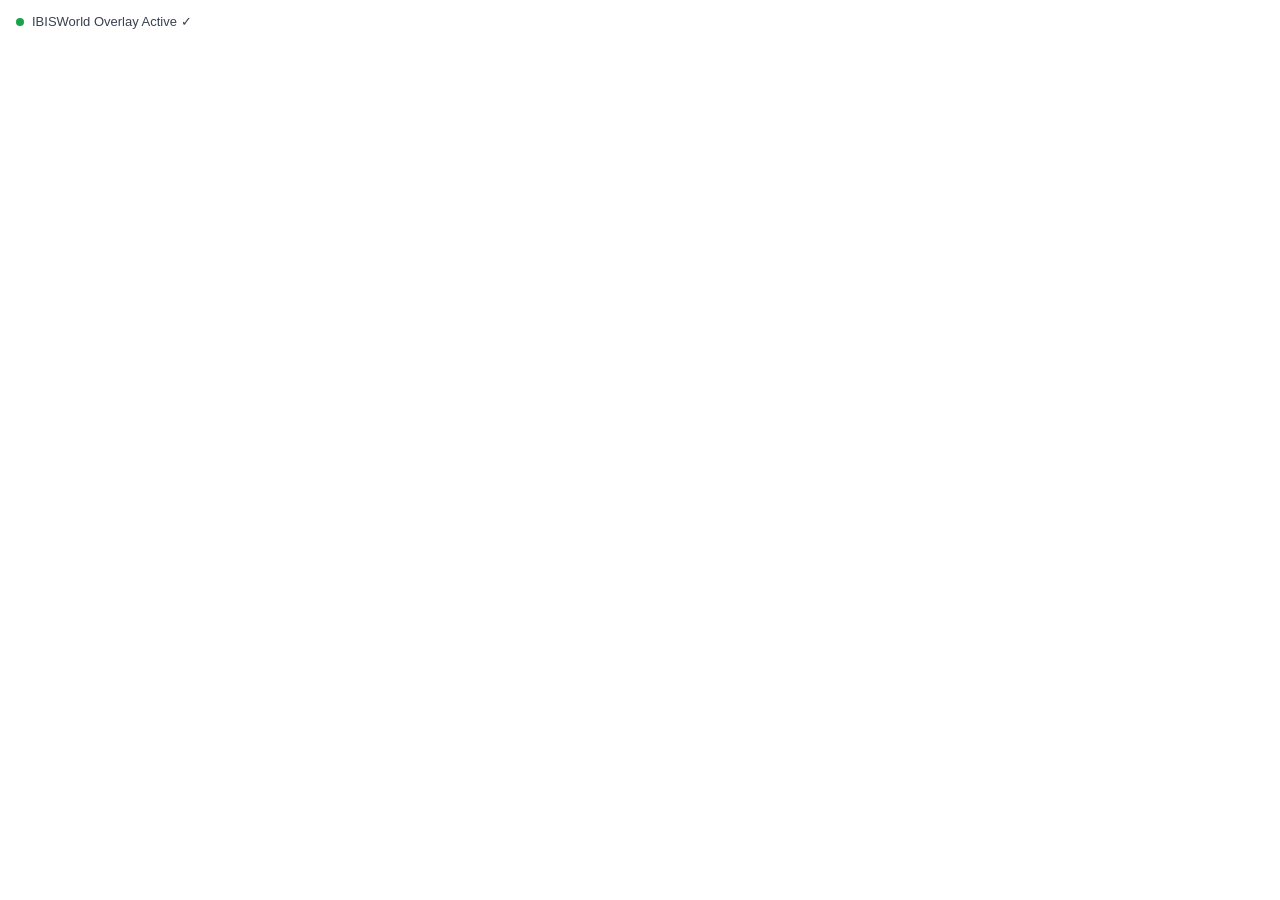
<file: outreach-extension/popup.html>
<!DOCTYPE html>
<html>
<head>
  <meta charset="utf-8">
  <style>
    body {
      margin: 0;
      font-family: 'DM Sans', -apple-system, BlinkMacSystemFont, sans-serif;
      font-size: 13px;
      min-width: 220px;
      background: #fff;
    }
    .msg {
      padding: 14px 16px;
      display: flex;
      align-items: center;
      gap: 8px;
      color: #374151;
    }
    .dot {
      width: 8px;
      height: 8px;
      background: #16a34a;
      border-radius: 50%;
      flex-shrink: 0;
    }
  </style>
</head>
<body>
  <div class="msg">
    <span class="dot"></span>
    IBISWorld Overlay Active ✓
  </div>
  <div id="ver" style="padding:0 16px 12px;color:#9ca3af;font-size:11px;"></div>
  <script src="popup.js"></script>
</body>
</html>
</file>
